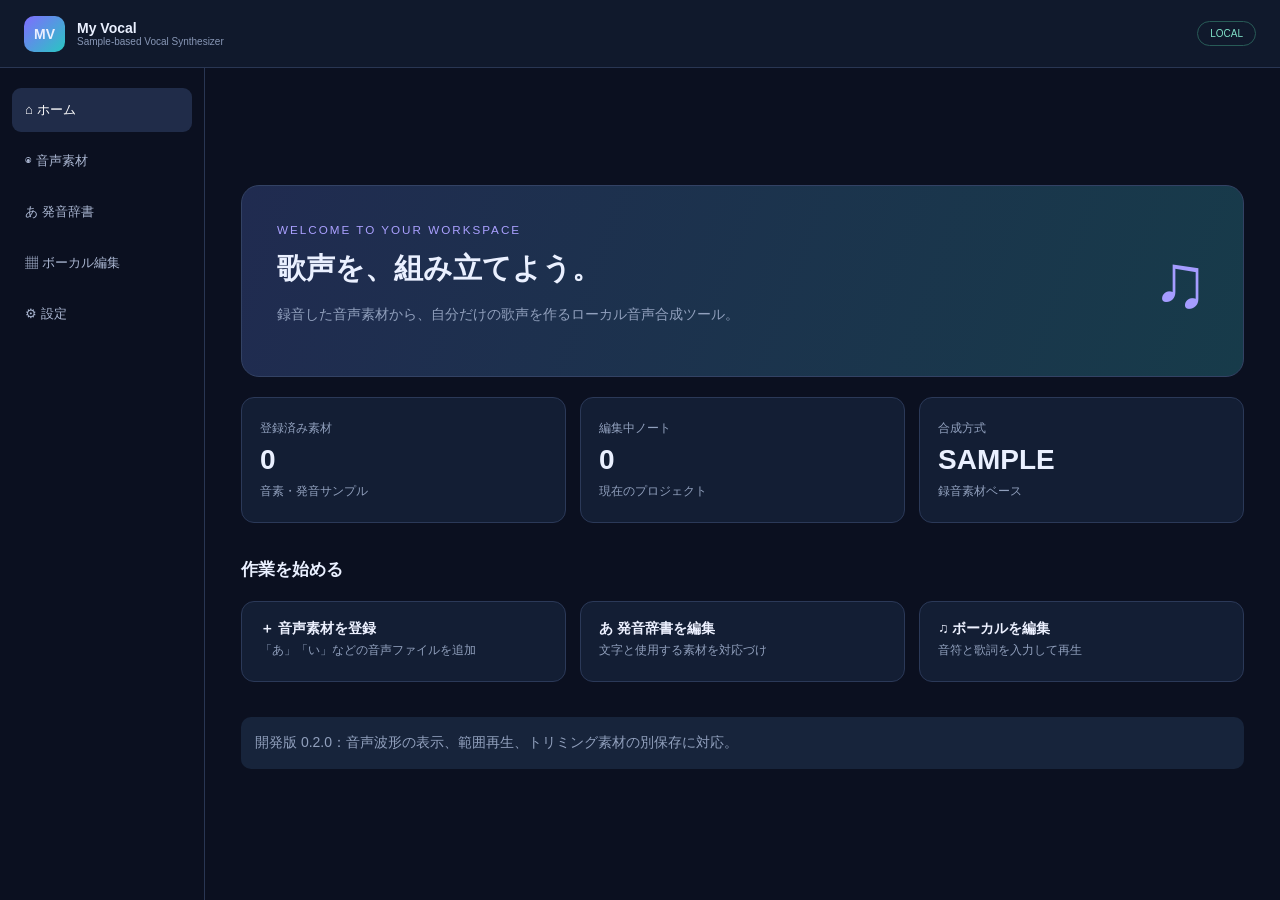
<file: index.html>
<!doctype html><html lang="ja"><head><meta charset="utf-8"><meta name="viewport" content="width=device-width,initial-scale=1"><title>My Vocal</title><link rel="stylesheet" href="style.css"></head><body>
<header><div class="logo">MV</div><div><b>My Vocal</b><small>Sample-based Vocal Synthesizer</small></div><span class="saved">LOCAL</span></header><div class="layout"><nav><button data-page="home" class="active">⌂ ホーム</button><button data-page="voices">◉ 音声素材</button><button data-page="dictionary">あ 発音辞書</button><button data-page="editor">▦ ボーカル編集</button><button data-page="settings">⚙ 設定</button></nav><main>
<section id="home" class="page active"><div class="hero"><div><small>WELCOME TO YOUR WORKSPACE</small><h1>歌声を、組み立てよう。</h1><p>録音した音声素材から、自分だけの歌声を作るローカル音声合成ツール。</p></div><div class="music">♫</div></div><div class="stats"><article><small>登録済み素材</small><strong id="vc">0</strong><small>音素・発音サンプル</small></article><article><small>編集中ノート</small><strong id="nc">0</strong><small>現在のプロジェクト</small></article><article><small>合成方式</small><strong>SAMPLE</strong><small>録音素材ベース</small></article></div><h2>作業を始める</h2><div class="quick"><button data-go="voices"><b>＋ 音声素材を登録</b><small>「あ」「い」などの音声ファイルを追加</small></button><button data-go="dictionary"><b>あ 発音辞書を編集</b><small>文字と使用する素材を対応づけ</small></button><button data-go="editor"><b>♫ ボーカルを編集</b><small>音符と歌詞を入力して再生</small></button></div><p class="notice">開発版 0.2.0：音声波形の表示、範囲再生、トリミング素材の別保存に対応。</p></section>
<section id="voices" class="page"><h1>音声素材</h1><p>録音した音声ファイルを発音単位で登録します。</p><div class="panel"><h2>新しい素材を登録</h2><form id="voiceForm"><label>表示名<input id="vname" required placeholder="例：あ"></label><label>発音キー<input id="vkey" required placeholder="例：あ"></label><label>音声ファイル<input id="vfile" type="file" accept="audio/*" required></label><button class="primary">素材を登録</button></form><small>WAV推奨。MP3 / OGGなどもブラウザが再生できれば利用できます。</small></div><h2>登録済み素材 <small id="vtotal">0件</small></h2><div id="voiceList" class="list">まだ音声素材がありません。</div>
<div id="waveEditor" class="panel wave-editor" hidden>
  <div class="wave-head"><div><h2 id="waveTitle">波形編集</h2><p id="waveInfo">音声を選択してください。</p></div><button id="closeWave">閉じる</button></div>
  <div class="wave-toolbar"><button id="wavePlay" class="primary">▶ 範囲を再生</button><button id="waveStop">■ 停止</button><button id="setIn">再生位置を開始点に</button><button id="setOut">再生位置を終了点に</button></div>
  <canvas id="waveCanvas" aria-label="音声波形"></canvas>
  <label class="seek-label">再生位置<input id="waveSeek" type="range" min="0" max="1" step="0.001" value="0"></label>
  <div class="trim-fields"><label>開始位置（秒）<input id="trimStart" type="number" min="0" step="0.001" value="0"></label><label>終了位置（秒）<input id="trimEnd" type="number" min="0" step="0.001" value="0"></label><button id="saveTrim" class="primary">切り出して新しい素材として保存</button></div>
  <small class="wave-hint">紫の境界線が切り出し範囲です。元の音声素材は変更されません。</small>
</div></section>
<section id="dictionary" class="page"><h1>発音辞書</h1><p>歌詞の文字を、どの音声素材で発音するかを設定します。</p><div class="panel"><h2>発音ルールを追加</h2><form id="dictForm"><label>歌詞・文字<input id="dtext" required placeholder="例：か"></label><label>使用する素材<select id="dvoice" required></select></label><button class="primary">ルールを追加</button></form><small>現時点では1文字と1素材の対応です。子音＋母音の連結は今後実装します。</small></div><div id="dictList" class="list">発音ルールがありません。</div></section>
<section id="editor" class="page"><div class="headrow"><div><h1>ボーカル編集</h1><p>ノートを追加し、歌詞を割り当てます。</p></div><div><button id="play" class="primary">▶ 再生</button> <button id="stop">■ 停止</button> <button id="clear" class="danger">クリア</button></div></div><div class="panel tools"><label>歌詞<input id="lyric" value="あ"></label><label>音高<select id="pitch"><option value="60">C4</option><option value="62">D4</option><option value="64">E4</option><option value="65">F4</option><option value="67">G4</option><option value="69">A4</option><option value="72">C5</option><option value="57">A3</option></select></label><label>長さ<select id="duration"><option value="1">1拍</option><option value="2">2拍</option><option value="0.5">半拍</option></select></label><button id="add" class="primary">＋ ノート追加</button></div><div class="panel"><h2>ピアノロール <small>1拍 = 1秒</small></h2><div id="roll" class="roll">ノートを追加すると、ここに表示されます。</div><p id="msg">素材が未登録の場合、そのノートは無音になります。</p></div><div class="panel"><h2>ピアノロート設定</h2><div id="inspector">ノートが選択されていません。</div></div></section>
<section id="settings" class="page"><h1>設定</h1><div class="panel"><h2>データ保存</h2><p>音声素材はIndexedDB、ノートと発音辞書はlocalStorageに保存します。データはこのブラウザ内に保存されます。</p><button id="export">プロジェクト設定を書き出す</button> <button id="import">プロジェト設定を読み込む</button><input id="importFile" type="file" accept="application/json" hidden></div><div class="panel"><h2>My Vocal 0.2.0</h2><p>Browser / Sample-based / Separate UI</p><p>ピッチ変更は再生速度方式のため、音高を上げると再生時間も短くなります。時間を保つ高品質ピッチシフト、音素連結、音声素材の波形表示とトリミングに対応しました。</p></div></section>
</main></div><script src="app.js"></script></body></html>
</file>
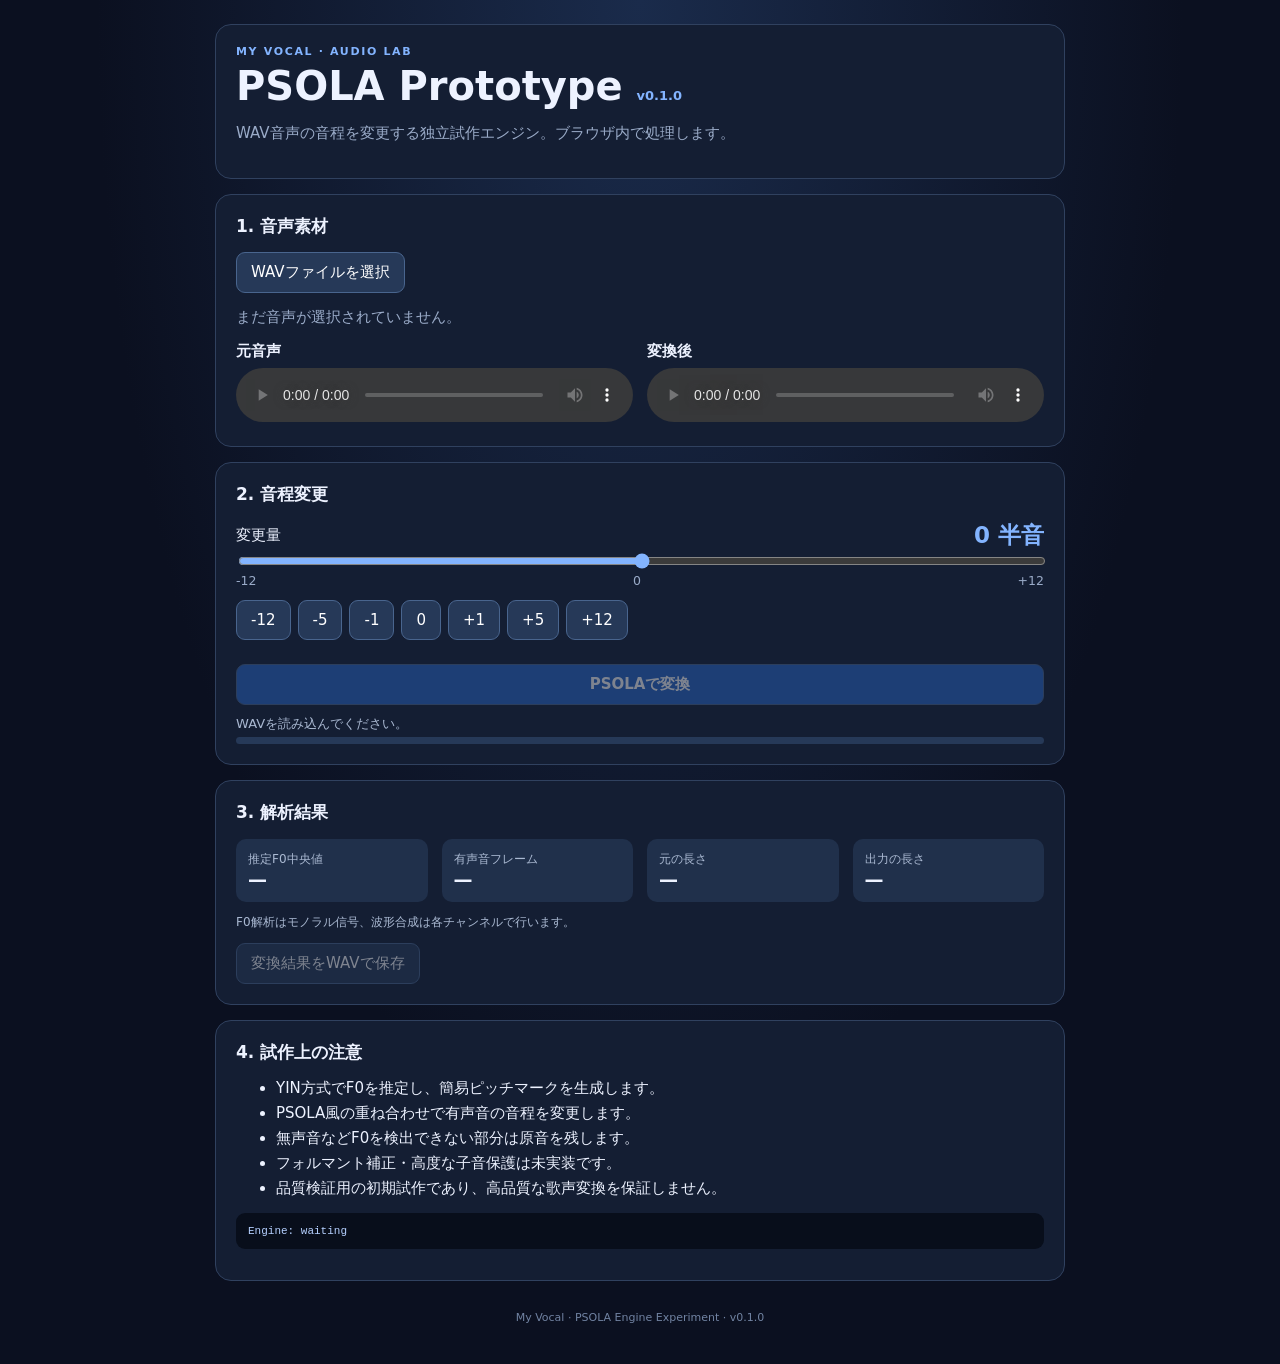
<file: psola-prototype/index.html>
<!doctype html>
<html lang="ja">
<head>
<meta charset="utf-8"><meta name="viewport" content="width=device-width,initial-scale=1">
<title>My Vocal PSOLA Prototype v0.1.0</title>
<style>
:root{color-scheme:dark;font:15px system-ui;background:#0b1020;color:#edf2ff}*{box-sizing:border-box}body{margin:0;padding:24px 14px;background:radial-gradient(ellipse at top,#1a2b4b,#0b1020 60%)}main{max-width:850px;margin:auto}header,.panel{background:#141e33;border:1px solid #30415f;border-radius:16px;padding:20px;margin-bottom:15px}h1{margin:5px 0;font-size:clamp(26px,5vw,40px)}h1 small{font-size:13px;color:#83b4ff}.muted,small{color:#9aabc8}.eyebrow{color:#83b4ff;font-size:11px;letter-spacing:.15em;font-weight:bold}h2{font-size:17px;margin:0 0 14px}button,.pick{background:#263958;color:#fff;border:1px solid #49658e;border-radius:9px;padding:10px 14px;cursor:pointer;font:inherit}button:disabled{opacity:.45;cursor:not-allowed}.pick{display:inline-block}.pick input{display:none}audio{width:100%;margin-top:7px}.audios,.metrics{display:grid;grid-template-columns:1fr 1fr;gap:14px;margin-top:15px}.metrics div{background:#20304b;border-radius:10px;padding:12px}.metrics span{display:block;color:#aab9d2;font-size:12px}.metrics b{font-size:19px}.head{display:flex;justify-content:space-between;align-items:center}output{font-size:23px;color:#83b4ff;font-weight:bold}input[type=range]{width:100%;accent-color:#83b4ff}.quick{display:flex;flex-wrap:wrap;gap:7px;margin:12px 0}.primary{background:#2865c5;width:100%;font-weight:bold;margin-top:12px}.status{color:#aab9d2;font-size:13px;margin-top:10px;min-height:22px}.bar{height:7px;background:#263958;border-radius:9px;overflow:hidden}.bar div{height:100%;width:0;background:#83b4ff}.metrics{grid-template-columns:repeat(4,1fr)}.note{font-size:12px;color:#aab9d2}li{margin:6px 0}pre{white-space:pre-wrap;background:#080e1b;border-radius:9px;padding:12px;color:#b5d0ff;font-size:11px}footer{text-align:center;color:#7183a2;font-size:11px;padding:15px}@media(max-width:600px){.audios{grid-template-columns:1fr}.metrics{grid-template-columns:1fr 1fr}}
</style>
</head>
<body><main>
<header><div class="eyebrow">MY VOCAL · AUDIO LAB</div><h1>PSOLA Prototype <small>v0.1.0</small></h1><p class="muted">WAV音声の音程を変更する独立試作エンジン。ブラウザ内で処理します。</p></header>
<section class="panel"><h2>1. 音声素材</h2><label class="pick">WAVファイルを選択<input id="file" type="file" accept=".wav,audio/wav"></label><p id="info" class="muted">まだ音声が選択されていません。</p><div class="audios"><div><b>元音声</b><audio id="original" controls></audio></div><div><b>変換後</b><audio id="result" controls></audio></div></div></section>
<section class="panel"><h2>2. 音程変更</h2><div class="head"><label for="shift">変更量</label><output id="val">0 半音</output></div><input id="shift" type="range" min="-12" max="12" value="0"><div class="head muted"><small>-12</small><small>0</small><small>+12</small></div><div class="quick"><button data-v="-12">-12</button><button data-v="-5">-5</button><button data-v="-1">-1</button><button data-v="0">0</button><button data-v="1">+1</button><button data-v="5">+5</button><button data-v="12">+12</button></div><button id="run" class="primary" disabled>PSOLAで変換</button><div id="status" class="status">WAVを読み込んでください。</div><div class="bar"><div id="progress"></div></div></section>
<section class="panel"><h2>3. 解析結果</h2><div class="metrics"><div><span>推定F0中央値</span><b id="f0">—</b></div><div><span>有声音フレーム</span><b id="voiced">—</b></div><div><span>元の長さ</span><b id="duration">—</b></div><div><span>出力の長さ</span><b id="outduration">—</b></div></div><p class="note">F0解析はモノラル信号、波形合成は各チャンネルで行います。</p><button id="save" disabled>変換結果をWAVで保存</button></section>
<section class="panel"><h2>4. 試作上の注意</h2><ul><li>YIN方式でF0を推定し、簡易ピッチマークを生成します。</li><li>PSOLA風の重ね合わせで有声音の音程を変更します。</li><li>無声音などF0を検出できない部分は原音を残します。</li><li>フォルマント補正・高度な子音保護は未実装です。</li><li>品質検証用の初期試作であり、高品質な歌声変換を保証しません。</li></ul><pre id="log">Engine: waiting</pre></section><footer>My Vocal · PSOLA Engine Experiment · v0.1.0</footer>
</main>
<script>
const $=id=>document.getElementById(id);let ctx=null,buf=null,outBlob=null,srcUrl=null,outUrl=null;
const status=(s,p=0)=>{$("status").textContent=s;$("progress").style.width=(p*100)+"%"};const fmt=x=>x.toFixed(3)+" s";
$("shift").oninput=()=>{$("val").textContent=(+$("shift").value>0?"+":"")+$("shift").value+" 半音"};
document.querySelectorAll("[data-v]").forEach(b=>b.onclick=()=>{$("shift").value=b.dataset.v;$("shift").dispatchEvent(new Event("input"))});
function downsample(x,sr,target=11025){if(sr<=target)return{x,sr};let ratio=sr/target,n=Math.floor(x.length/ratio),y=new Float32Array(n);for(let i=0;i<n;i++){let a=Math.floor(i*ratio),b=Math.min(x.length,Math.floor((i+1)*ratio)),s=0;for(let j=a;j<b;j++)s+=x[j];y[i]=s/Math.max(1,b-a)}return{x:y,sr:sr/ratio}}
function yin(frame,sr,minHz=65,maxHz=700){let min=Math.max(2,Math.floor(sr/maxHz)),max=Math.min(Math.floor(sr/minHz),Math.floor(frame.length/2)),size=frame.length-max;if(size<=0)return null;let d=new Float64Array(max+1);for(let t=min;t<=max;t++){let s=0;for(let i=0;i<size;i++){let v=frame[i]-frame[i+t];s+=v*v}d[t]=s}let c=new Float64Array(max+1),sum=0;for(let t=1;t<=max;t++){sum+=d[t];c[t]=sum?d[t]*t/sum:1}let pick=-1;for(let t=min;t<=max;t++)if(c[t]<.15){while(t+1<=max&&c[t+1]<c[t])t++;pick=t;break}if(pick<0){let best=.32;for(let t=min;t<=max;t++)if(c[t]<best){best=c[t];pick=t}if(pick<0)return null}let a=c[Math.max(min,pick-1)],b=c[pick],z=c[Math.min(max,pick+1)],den=a-2*b+z,off=Math.abs(den)>1e-9?.5*(a-z)/den:0;return{f0:sr/(pick+Math.max(-1,Math.min(1,off))),confidence:1-b}}
function detect(mono,sr){let ds=downsample(mono,sr),x=ds.x,rate=ds.sr,fs=Math.round(rate*.04),hop=Math.round(rate*.01),frames=[];for(let p=0;p+fs<=x.length;p+=hop){let f=x.subarray(p,p+fs),e=0;for(let i=0;i<f.length;i++)e+=f[i]*f[i];e=Math.sqrt(e/f.length);let r=e>.006?yin(f,rate):null;frames.push({time:(p+fs/2)/rate,f0:r?.f0??null,energy:e})}return frames}
function f0at(frames,t){let step=frames.length>1?frames[1].time-frames[0].time:.01,p=(t-frames[0].time)/step,i=Math.floor(p);if(i<0||i>=frames.length)return null;let a=frames[i],b=frames[Math.min(i+1,frames.length-1)];if(a.f0==null||b.f0==null)return null;let q=Math.max(0,Math.min(1,p-i));return a.f0+(b.f0-a.f0)*q}
function peak(x,p,r){let a=Math.max(1,Math.floor(p-r)),b=Math.min(x.length-2,Math.ceil(p+r)),best=Math.max(a,Math.min(b,Math.round(p))),v=-Infinity;for(let i=a;i<=b;i++)if(x[i]>=x[i-1]&&x[i]>=x[i+1]&&x[i]>v){best=i;v=x[i]}return best}
function marksFor(mono,sr,frames){let marks=[],phase=0,was=false,last=-Infinity;for(let i=0;i<mono.length;i++){let f=f0at(frames,i/sr),voiced=f!=null&&f>=55&&f<=900;if(!voiced){phase=0;was=false;continue}if(!was){phase=0;let k=peak(mono,i,Math.max(2,sr/f*.15));if(k-last>sr/f*.5){marks.push({index:k,f0:f});last=k}was=true;continue}phase+=f/sr;if(phase>=1){phase-=Math.floor(phase);let k=peak(mono,i,Math.max(2,sr/f*.18));if(k>last+sr/f*.45){marks.push({index:k,f0:f});last=k}}}return marks}
function nearest(marks,target,c){while(c+1<marks.length&&Math.abs(marks[c+1].index-target)<Math.abs(marks[c].index-target))c++;return c}
function synth(input,sr,marks,frames,ratio){let out=new Float32Array(input.length),w=new Float32Array(input.length),cursor=0,phase=0,was=false;for(let i=0;i<input.length;i++){let f=f0at(frames,i/sr);if(f==null||f<55||f>900){phase=0;was=false;continue}if(!was){phase=0;was=true}phase+=f*ratio/sr;if(phase<1)continue;phase-=Math.floor(phase);cursor=nearest(marks,i,cursor);let m=marks[cursor];if(!m)continue;let half=Math.max(8,Math.round(sr/f)),a=Math.max(0,m.index-half),b=Math.min(input.length,m.index+half),start=i-(m.index-a),span=b-a;for(let j=0;j<span;j++){let d=start+j;if(d<0||d>=input.length)continue;let win=.5-.5*Math.cos(2*Math.PI*j/Math.max(1,span-1));out[d]+=input[a+j]*win;w[d]+=win}}for(let i=0;i<out.length;i++)out[i]=w[i]>.08?out[i]/w[i]:input[i];return out}
function wav(channels,sr){let n=channels[0].length,count=channels.length,align=count*2,ab=new ArrayBuffer(44+n*align),v=new DataView(ab),str=(p,s)=>{for(let i=0;i<s.length;i++)v.setUint8(p+i,s.charCodeAt(i))};str(0,"RIFF");v.setUint32(4,36+n*align,true);str(8,"WAVE");str(12,"fmt ");v.setUint32(16,16,true);v.setUint16(20,1,true);v.setUint16(22,count,true);v.setUint32(24,sr,true);v.setUint32(28,sr*align,true);v.setUint16(32,align,true);v.setUint16(34,16,true);str(36,"data");v.setUint32(40,n*align,true);let p=44;for(let i=0;i<n;i++)for(let c=0;c<count;c++){let x=Math.max(-1,Math.min(1,channels[c][i]));v.setInt16(p,x<0?x*32768:x*32767,true);p+=2}return new Blob([ab],{type:"audio/wav"})}
$("file").onchange=async()=>{let f=$("file").files[0];if(!f)return;if(!f.name.toLowerCase().endsWith(".wav")&&f.type!=="audio/wav"){status("この試作版はWAVのみ対応です");return}try{status("WAVを読み込み中…",.1);ctx??=new AudioContext();buf=await ctx.decodeAudioData(await f.arrayBuffer());if(srcUrl)URL.revokeObjectURL(srcUrl);srcUrl=URL.createObjectURL(f);$("original").src=srcUrl;$("info").textContent=f.name+" · "+(f.size/1024).toFixed(1)+" KB · "+buf.sampleRate+" Hz · "+buf.numberOfChannels+" ch";$("duration").textContent=fmt(buf.duration);$("outduration").textContent="—";$("run").disabled=false;$("save").disabled=true;status("読み込み完了",1);$("log").textContent="Loaded: "+f.name}catch(e){status("読み込みエラー: "+e.message)}};
$("run").onclick=async()=>{if(!buf)return;$("run").disabled=true;$("save").disabled=true;try{status("F0を解析中…",.08);await new Promise(r=>setTimeout(r,20));let channels=Array.from({length:buf.numberOfChannels},(_,c)=>buf.getChannelData(c).slice()),mono=new Float32Array(buf.length);for(let ch of channels)for(let i=0;i<mono.length;i++)mono[i]+=ch[i]/channels.length;let frames=detect(mono,buf.sampleRate),voiced=frames.filter(f=>f.f0!=null),sorted=voiced.map(f=>f.f0).sort((a,b)=>a-b),med=sorted.length?sorted[Math.floor(sorted.length/2)]:null,shift=+$("shift").value,ratio=2**(shift/12);status("ピッチマークを生成中…",.35);let marks=marksFor(mono,buf.sampleRate,frames);if(voiced.length<3||marks.length<3)throw Error("有声音を十分に検出できません。母音を含むWAVを試してください。");let output=[];for(let c=0;c<channels.length;c++){status("PSOLA合成中… ("+(c+1)+"/"+channels.length+")",.48+.42*c/channels.length);output.push(shift===0?channels[c]:synth(channels[c],buf.sampleRate,marks,frames,ratio))}outBlob=wav(output,buf.sampleRate);if(outUrl)URL.revokeObjectURL(outUrl);outUrl=URL.createObjectURL(outBlob);$("result").src=outUrl;$("f0").textContent=med?med.toFixed(1)+" Hz":"検出なし";$("voiced").textContent=voiced.length+" / "+frames.length;$("outduration").textContent=fmt(output[0].length/buf.sampleRate);$("save").disabled=false;status("変換完了。元音声と聴き比べてください。",1);$("log").textContent=["PSOLA prototype v0.1.0","Shift: "+shift+" semitones","Ratio: "+ratio.toFixed(5)+"x","Median F0: "+(med?.toFixed(2)??"N/A")+" Hz","Voiced frames: "+voiced.length+"/"+frames.length,"Pitch marks: "+marks.length,"Duration: "+buf.duration.toFixed(5)+" -> "+(output[0].length/buf.sampleRate).toFixed(5)+" sec","Note: experimental implementation"].join("\n")}catch(e){console.error(e);status("変換エラー: "+e.message);$("log").textContent="Error: "+e.message}finally{$("run").disabled=false}};
$("save").onclick=()=>{if(!outBlob)return;let u=URL.createObjectURL(outBlob),a=document.createElement("a");a.href=u;a.download="psola_"+(+$("shift").value>=0?"plus":"minus")+Math.abs(+$("shift").value)+".wav";a.click();setTimeout(()=>URL.revokeObjectURL(u),1000)};
window.addEventListener("beforeunload",()=>{if(srcUrl)URL.revokeObjectURL(srcUrl);if(outUrl)URL.revokeObjectURL(outUrl)});
</script></body></html>
</file>
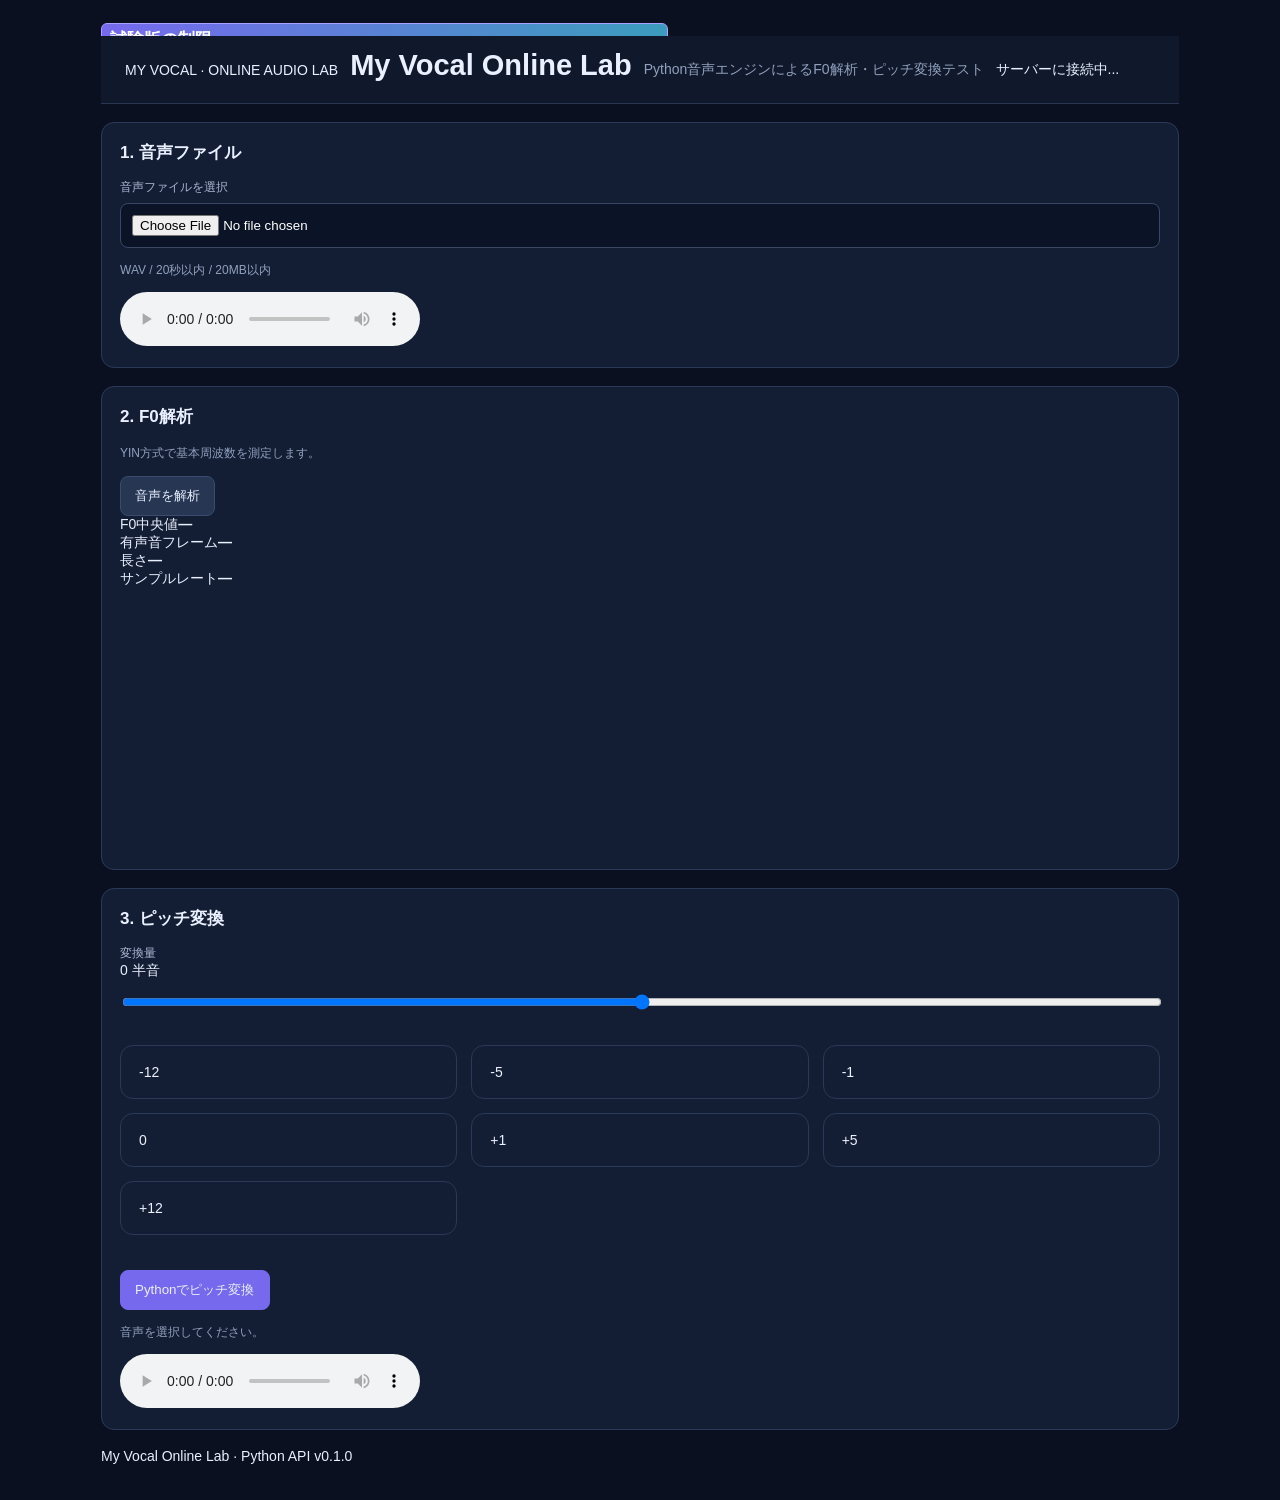
<file: online-lab/static/index.html>
<!doctype html>
<html lang="ja">
<head>
<meta charset="utf-8">
<meta name="viewport" content="width=device-width,initial-scale=1">
<title>My Vocal Online Lab</title>
<link rel="stylesheet" href="/style.css">
</head>
<body>
<main>
<header>
  <div class="eyebrow">MY VOCAL · ONLINE AUDIO LAB</div>
  <h1>My Vocal <span>Online Lab</span></h1>
  <p>Python音声エンジンによるF0解析・ピッチ変換テスト</p>
  <div id="health" class="status">サーバーに接続中...</div>
</header>

<section class="panel">
  <h2>1. 音声ファイル</h2>
  <label class="file-button">音声ファイルを選択
    <input id="file" type="file" accept=".wav,audio/wav">
  </label>
  <p id="fileInfo" class="muted">WAV / 20秒以内 / 20MB以内</p>
  <audio id="original" controls></audio>
</section>

<section class="panel">
  <h2>2. F0解析</h2>
  <p class="muted">YIN方式で基本周波数を測定します。</p>
  <button id="analyze" disabled>音声を解析</button>
  <div class="metrics">
    <div><span>F0中央値</span><b id="median">—</b></div>
    <div><span>有声音フレーム</span><b id="voiced">—</b></div>
    <div><span>長さ</span><b id="duration">—</b></div>
    <div><span>サンプルレート</span><b id="rate">—</b></div>
  </div>
  <canvas id="pitchChart" width="900" height="260"></canvas>
</section>

<section class="panel">
  <h2>3. ピッチ変換</h2>
  <div class="range-head"><label for="semitones">変換量</label><output id="shiftLabel">0 半音</output></div>
  <input id="semitones" type="range" min="-12" max="12" value="0" step="1">
  <div class="quick">
    <button data-shift="-12">-12</button><button data-shift="-5">-5</button>
    <button data-shift="-1">-1</button><button data-shift="0">0</button>
    <button data-shift="1">+1</button><button data-shift="5">+5</button>
    <button data-shift="12">+12</button>
  </div>
  <button id="convert" class="primary" disabled>Pythonでピッチ変換</button>
  <p id="convertStatus" class="muted">音声を選択してください。</p>
  <audio id="converted" controls></audio>
  <a id="download" class="download" hidden>変換したWAVを保存</a>
</section>

<section class="panel note">
  <h2>試験版の制限</h2>
  <ul>
    <li>現在はWAVのみ対応。</li>
    <li>音声は20秒・20MB以内。</li>
    <li>変換エンジンは実験的なPSOLA実装です。音質を保証するものではありません。</li>
    <li>アップロードされた音声は処理後にサーバーへ保存しません。</li>
  </ul>
</section>
<footer>My Vocal Online Lab · Python API v0.1.0</footer>
</main>
<script src="/app.js"></script>
</body>
</html>
</file>
<file: style.css>
*{box-sizing:border-box}body{margin:0;background:#0b1020;color:#eaf0ff;font:14px Inter,"Noto Sans JP",sans-serif}header{height:68px;display:flex;align-items:center;gap:12px;padding:0 24px;background:#10192c;border-bottom:1px solid #293653;position:sticky;top:0;z-index:2}.logo{background:linear-gradient(135deg,#806cff,#28c7c2);padding:10px;border-radius:10px;font-weight:800}header small{display:block;color:#8796b5;font-size:10px}.saved{margin-left:auto;color:#7edfc7;border:1px solid #285b57;border-radius:20px;padding:6px 12px;font-size:10px}.layout{display:flex;min-height:calc(100vh - 68px)}nav{width:205px;padding:20px 12px;border-right:1px solid #293653;display:flex;flex-direction:column;gap:7px;flex-shrink:0}nav button{text-align:left;background:transparent;color:#aab6d1;border:0;padding:13px;border-radius:9px;cursor:pointer}nav button.active,nav button:hover{background:#202c49;color:white}main{max-width:1150px;width:100%;margin:auto;padding:36px}.page{display:none}.page.active{display:block}h1{font-size:29px;margin:0 0 8px}h2{font-size:17px;margin:0 0 15px}p{color:#91a0bd;line-height:1.7}.hero{padding:35px;border:1px solid #334264;border-radius:18px;background:linear-gradient(110deg,#202b50,#173b4a);display:flex;justify-content:space-between;align-items:center}.hero small{color:#aaa0ff;letter-spacing:2px}.hero h1{margin-top:12px}.music{font-size:75px;color:#a59cff}.stats,.quick{display:grid;grid-template-columns:repeat(3,1fr);gap:14px;margin:20px 0 35px}.stats article,.panel,.quick button{background:#131e34;border:1px solid #2b3958;border-radius:13px;padding:18px}.stats small,.quick small{display:block;color:#91a0bd;margin:5px 0}.stats strong{font-size:28px;display:block;margin:8px 0}.quick button{text-align:left;color:#edf1ff;cursor:pointer;font:inherit}.quick button:hover{border-color:#8377ff}.notice{padding:14px;background:#17243b;border-radius:10px}.panel{margin:18px 0}.panel>small{display:block;color:#7f8eaa;margin-top:12px}form,.tools{display:flex;gap:12px;align-items:end;flex-wrap:wrap}label{display:flex;flex-direction:column;gap:7px;color:#aab6d1;font-size:12px;flex:1;min-width:130px}input,select{background:#0b1427;color:white;border:1px solid #394765;padding:11px;border-radius:8px;min-height:40px;width:100%}button{cursor:pointer;border:1px solid #3b4b6d;border-radius:8px;padding:10px 14px;background:#273653;color:#e9efff}.primary{background:#7669ed;border-color:#7669ed}.danger{background:#512c3c;border-color:#714257}.list{display:grid;gap:9px}.row{display:flex;align-items:center;gap:12px;padding:12px;background:#131e34;border:1px solid #2b3958;border-radius:10px}.row .meta{flex:1}.row small{display:block;color:#8d9bb7;margin-top:4px}.row button{padding:7px 10px}.headrow{display:flex;justify-content:space-between;align-items:center;gap:12px}.roll{overflow:auto;min-height:80px;border:1px solid #34415f;border-radius:8px;background:#0b1427;padding:8px}.p-row{height:39px;position:relative;border-bottom:1px solid #283653;background:repeating-linear-gradient(90deg,transparent 0,transparent 78px,#283653 79px)}.p-row span{position:absolute;left:4px;top:11px;color:#8292b2;font-size:10px}.note{position:absolute;top:5px;height:28px;border-radius:6px;background:linear-gradient(100deg,#7669ed,#3b9dbd);color:white;border:1px solid #aaa0ff;padding:4px 8px;white-space:nowrap;overflow:hidden}.note.selected{outline:2px solid #f4d477}#inspector{display:flex;gap:10px;flex-wrap:wrap}#inspector label{min-width:110px}#msg{font-size:11px}.headrow p{margin-top:0}.panel p{font-size:12px}@media(max-width:760px){nav{width:62px;padding:12px 5px}nav button{font-size:0;text-align:center;padding:13px 3px}nav button:first-letter{font-size:17px}main{padding:22px 14px}.stats,.quick{grid-template-columns:1fr}.hero{padding:23px}.music{font-size:48px}.headrow{align-items:flex-start;flex-direction:column}}
.wave-editor{margin-top:18px;border-color:#554d91;background:#151d35}.wave-head{display:flex;justify-content:space-between;align-items:flex-start;gap:15px}.wave-head p{margin:4px 0 12px;font-size:11px}.wave-toolbar{display:flex;gap:8px;flex-wrap:wrap;margin:10px 0 14px}.wave-toolbar button{font-size:11px}#waveCanvas{display:block;width:100%;height:190px;background:#091326;border:1px solid #354666;border-radius:9px;cursor:crosshair}.seek-label{display:flex;flex-direction:row;align-items:center;gap:14px;margin:12px 0;color:#aab6d1}.seek-label input{flex:1;padding:0;min-height:20px;accent-color:#a99cff}.trim-fields{display:flex;align-items:end;gap:12px;flex-wrap:wrap;margin-top:14px}.trim-fields label{min-width:120px}.trim-fields button{min-height:40px}.wave-hint{display:block;color:#8492af;margin-top:12px;font-size:11px}@media(max-width:650px){.wave-head{flex-direction:column}.trim-fields{align-items:stretch}.trim-fields button{width:100%}}
</file>
